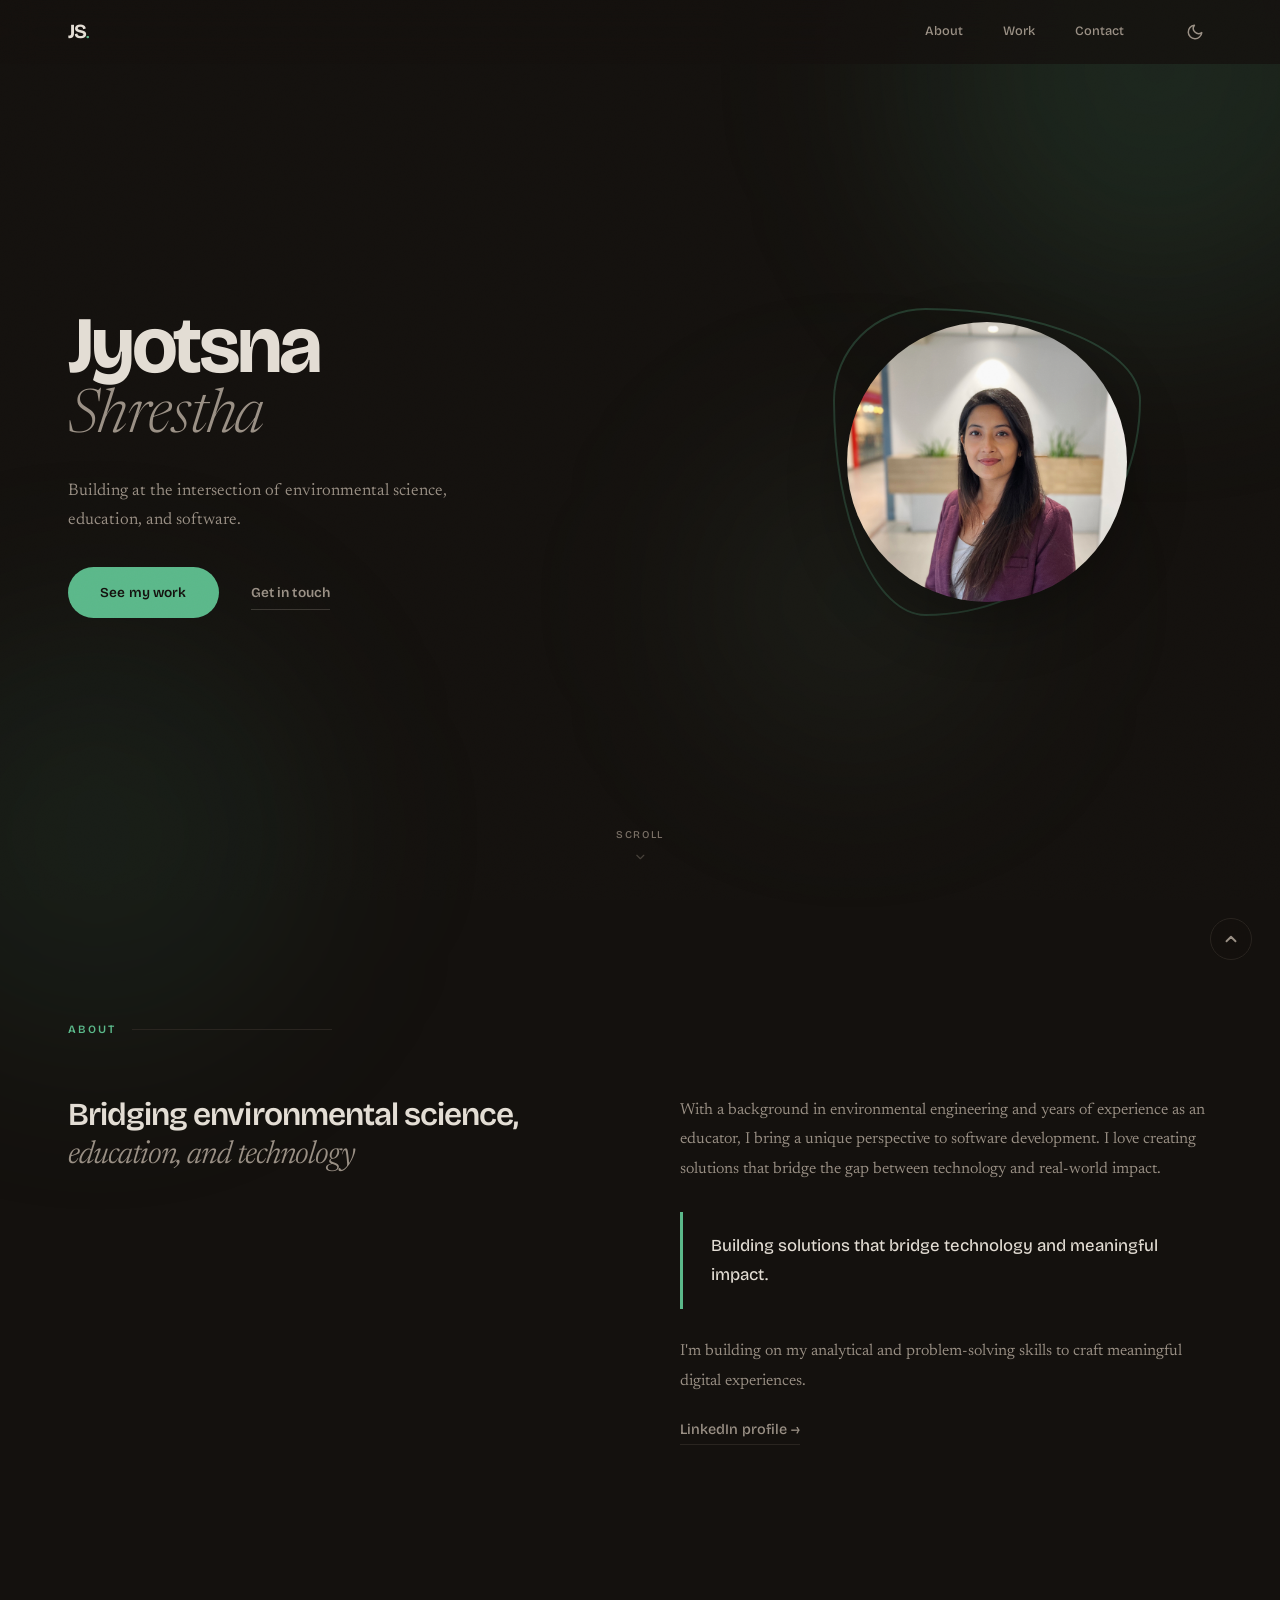
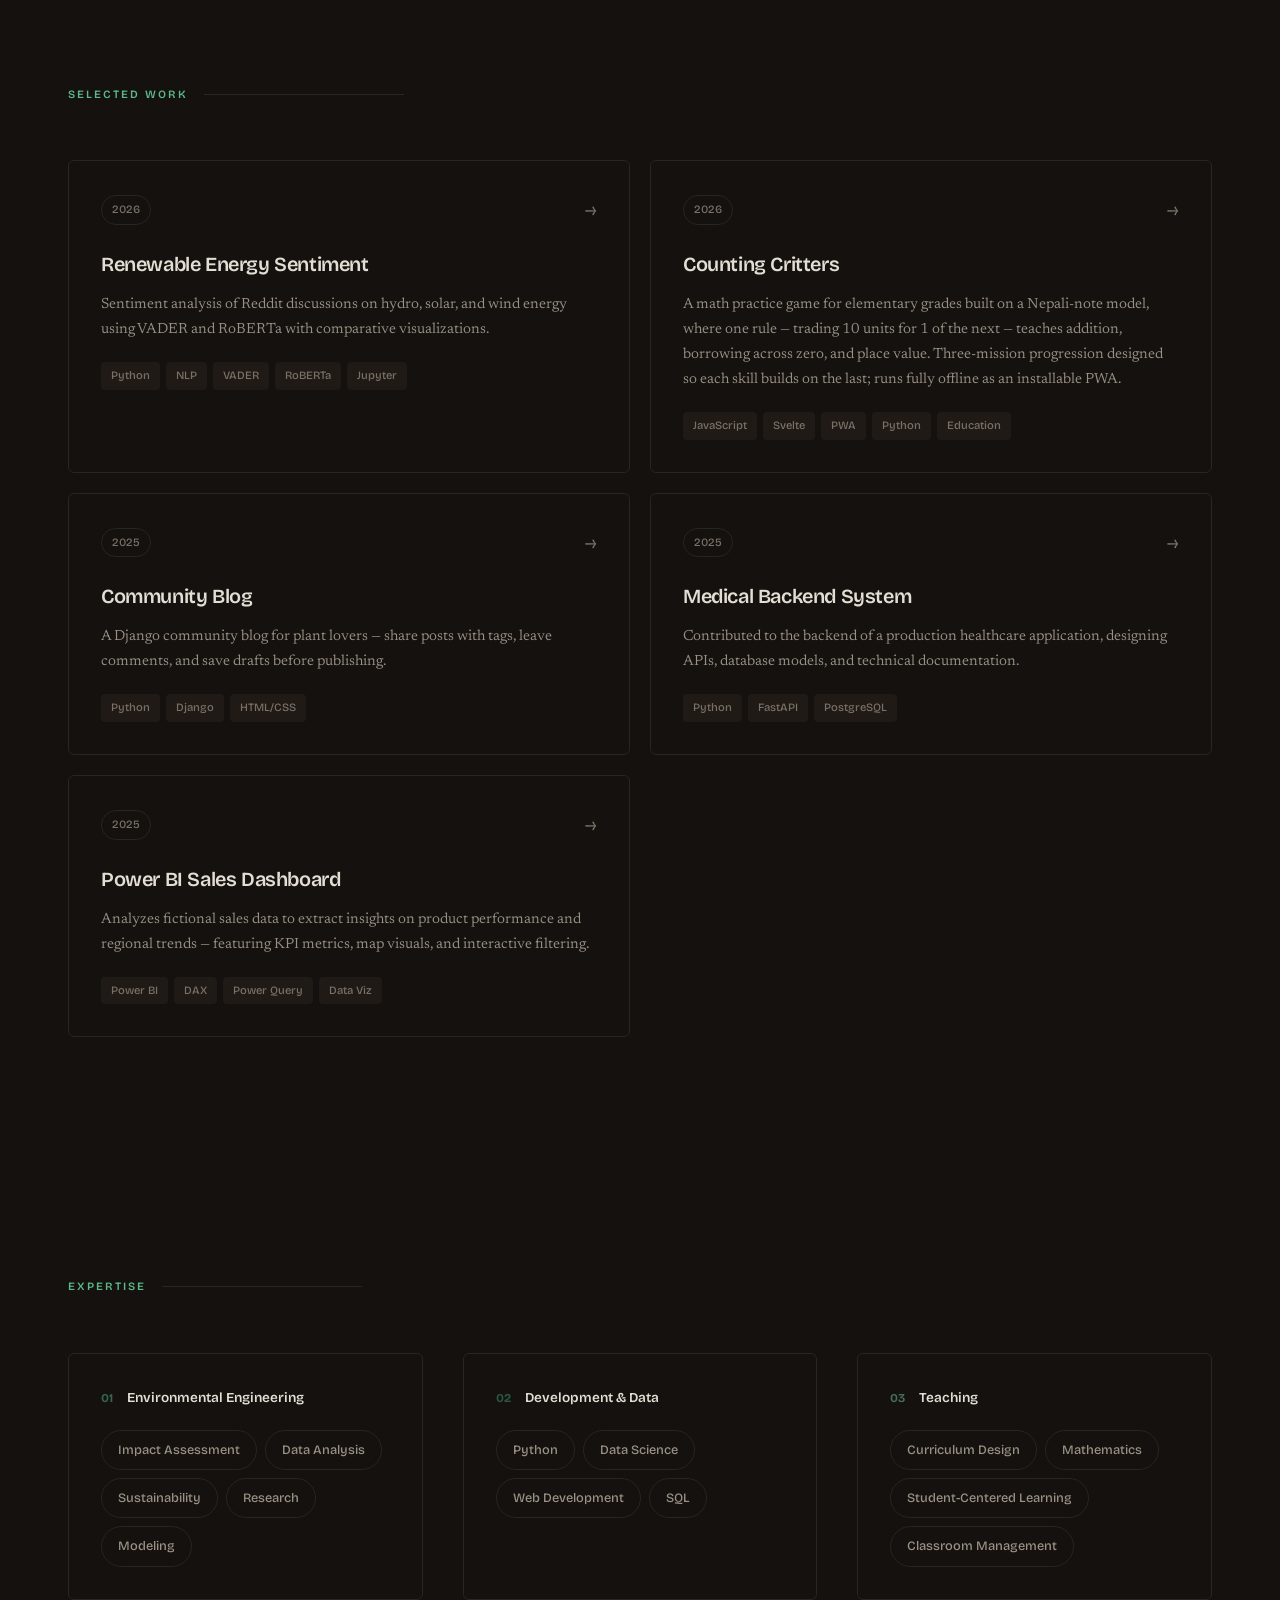
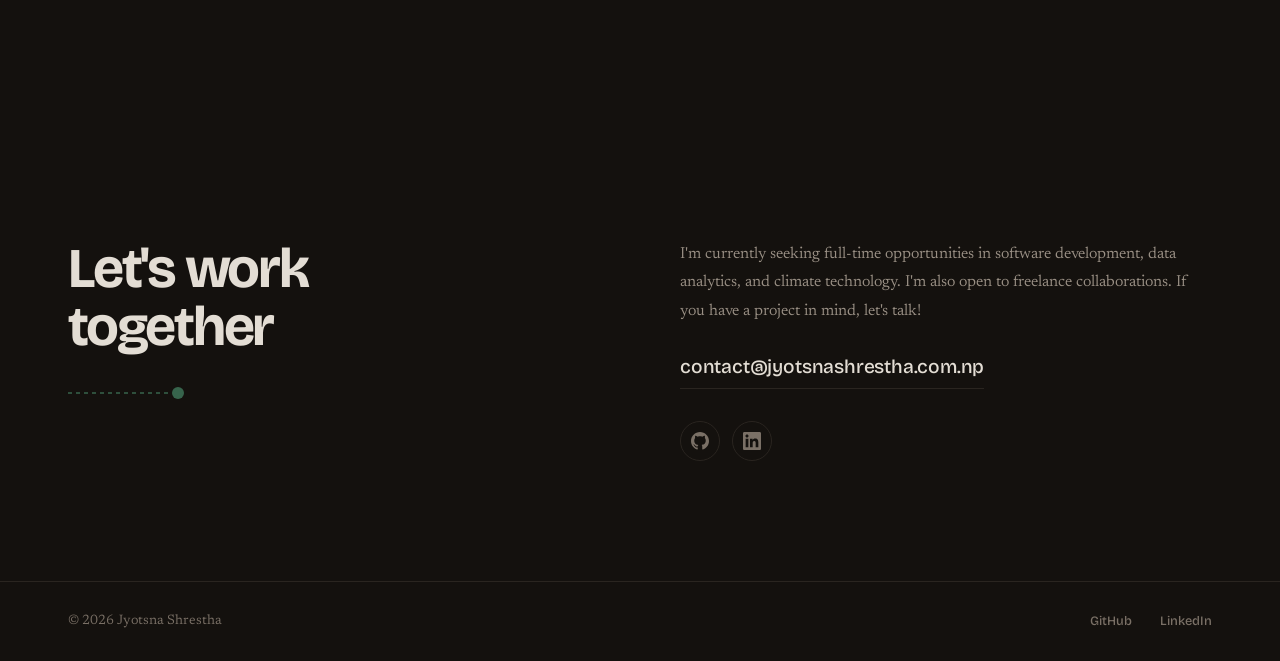
<file: index.html>
<!DOCTYPE html>
<html lang="en" data-theme="dark">

<head>
  <meta charset="UTF-8">
  <meta name="viewport" content="width=device-width, initial-scale=1.0">
  <meta name="description" content="Jyotsna Shrestha — Environmental Engineer, Educator, and Developer.">
  <meta name="theme-color" content="#14110e" media="(prefers-color-scheme: dark)">
  <meta name="theme-color" content="#f6f0ea" media="(prefers-color-scheme: light)">
  <meta name="apple-mobile-web-app-capable" content="yes">
  <meta name="apple-mobile-web-app-status-bar-style" content="black-translucent">
  <link rel="manifest" href="/manifest.json">
  <link rel="icon" type="image/svg+xml" href="/icons/icon.svg">
  <link rel="apple-touch-icon" href="/icons/apple-touch-icon.png">
  <title>Jyotsna Shrestha</title>
  <link rel="preconnect" href="https://fonts.googleapis.com">
  <link rel="preconnect" href="https://fonts.gstatic.com" crossorigin>
  <link
    href="https://fonts.googleapis.com/css2?family=Bricolage+Grotesque:opsz,wght@12..96,200..800&family=Newsreader:opsz,wght@6..72,200..800&display=swap"
    rel="stylesheet">
  <link rel="stylesheet" href="/css/styles.css?v=24">
</head>

<body>

  <div class="grain" aria-hidden="true"></div>
  <div class="blob blob--1" aria-hidden="true"></div>
  <div class="blob blob--2" aria-hidden="true"></div>
  <div class="blob blob--3" aria-hidden="true"></div>

  <header class="header" id="header">
    <nav class="nav container">
      <a href="#" class="nav__logo">
        <span class="nav__logo-text">JS</span>
        <span class="nav__logo-accent">.</span>
      </a>
      <div class="nav__menu" id="nav-menu">
        <ul class="nav__list">
          <li><a href="#about" class="nav__link">About</a></li>
          <li><a href="#work" class="nav__link">Work</a></li>
          <li><a href="#contact" class="nav__link">Contact</a></li>
        </ul>
        <div class="nav__actions">
          <button class="theme-toggle" id="theme-toggle" aria-label="Toggle theme">
            <svg class="theme-toggle__icon theme-toggle__icon--sun" width="18" height="18" viewBox="0 0 24 24"
              fill="none" stroke="currentColor" stroke-width="2" stroke-linecap="round" stroke-linejoin="round">
              <circle cx="12" cy="12" r="5" />
              <line x1="12" y1="1" x2="12" y2="3" />
              <line x1="12" y1="21" x2="12" y2="23" />
              <line x1="4.22" y1="4.22" x2="5.64" y2="5.64" />
              <line x1="18.36" y1="18.36" x2="19.78" y2="19.78" />
              <line x1="1" y1="12" x2="3" y2="12" />
              <line x1="21" y1="12" x2="23" y2="12" />
              <line x1="4.22" y1="19.78" x2="5.64" y2="18.36" />
              <line x1="18.36" y1="5.64" x2="19.78" y2="4.22" />
            </svg>
            <svg class="theme-toggle__icon theme-toggle__icon--moon" width="18" height="18" viewBox="0 0 24 24"
              fill="none" stroke="currentColor" stroke-width="2" stroke-linecap="round" stroke-linejoin="round">
              <path d="M21 12.79A9 9 0 1 1 11.21 3 7 7 0 0 0 21 12.79z" />
            </svg>
          </button>
          <button class="nav__close" id="nav-close" aria-label="Close menu">
            <svg width="22" height="22" viewBox="0 0 24 24" fill="none" stroke="currentColor" stroke-width="2"
              stroke-linecap="round" stroke-linejoin="round">
              <line x1="18" y1="6" x2="6" y2="18" />
              <line x1="6" y1="6" x2="18" y2="18" />
            </svg>
          </button>
        </div>
      </div>
      <button class="nav__toggle" id="nav-toggle" aria-label="Open menu">
        <svg width="22" height="22" viewBox="0 0 24 24" fill="none" stroke="currentColor" stroke-width="2"
          stroke-linecap="round" stroke-linejoin="round">
          <line x1="3" y1="12" x2="21" y2="12" />
          <line x1="3" y1="6" x2="21" y2="6" />
          <line x1="3" y1="18" x2="21" y2="18" />
        </svg>
      </button>
    </nav>
  </header>

  <main>
    <section class="hero" id="home">
      <div class="container hero__container">
        <div class="hero__content">
          <h1 class="hero__title">
            <span class="hero__first-name">Jyotsna</span>
            <span class="hero__last-name">Shrestha</span>
          </h1>
          <p class="hero__tagline">
            Building at the intersection of environmental science,<br>
            education, and software.
          </p>
          <div class="hero__actions">
            <a href="#work" class="btn btn--primary">See my work</a>
            <a href="#contact" class="btn btn--outline">Get in touch</a>
          </div>
        </div>
        <div class="hero__photo-group">
          <div class="hero__photo-frame">
            <div class="hero__photo-ring" aria-hidden="true"></div>
            <div class="hero__photo-wrapper">
              <img src="/images/photo.jpg" alt="Jyotsna Shrestha" class="hero__photo" loading="eager">
            </div>
          </div>
        </div>
      </div>
      <div class="hero__scroll" aria-hidden="true">
        <span>Scroll</span>
        <svg width="14" height="14" viewBox="0 0 24 24" fill="none" stroke="currentColor" stroke-width="2"
          stroke-linecap="round" stroke-linejoin="round">
          <polyline points="6 9 12 15 18 9" />
        </svg>
      </div>
    </section>

    <section class="about section" id="about">
      <div class="container">
        <div class="section__top">
          <span class="section__label">About</span>
          <span class="section__line" aria-hidden="true"></span>
        </div>
        <div class="about__grid">
          <div class="about__left">
            <h2 class="about__title">
              Bridging environmental science,<br>
              <span class="about__highlight">education, and technology</span>
            </h2>
          </div>
          <div class="about__right">
            <p class="about__text">
              With a background in environmental engineering and years of experience as an educator,
              I bring a unique perspective to software development. I love creating solutions that
              bridge the gap between technology and real-world impact.
            </p>
            <blockquote class="about__quote">
              <svg class="about__quote-mark" width="32" height="32" viewBox="0 0 24 24" fill="currentColor"
                aria-hidden="true">
                <path
                  d="M14.017 21v-7.391c0-5.704 3.731-9.57 8.983-10.609l.995 2.151c-2.432.917-3.995 3.638-3.995 5.849h4v10H14.017zM0 21v-7.391c0-5.704 3.731-9.57 8.983-10.609l.995 2.151C7.546 6.068 5.983 8.789 5.983 11H10v10H0z" />
              </svg>
              Building solutions that bridge technology and meaningful impact.
            </blockquote>
            <p class="about__text">
              I'm building on my analytical and problem-solving skills to craft meaningful digital experiences.
            </p>
            <a href="https://np.linkedin.com/in/jyotsna-shrestha" target="_blank" rel="noopener noreferrer"
              class="about__link">LinkedIn profile &rarr;</a>
          </div>
        </div>
      </div>
    </section>

    <section class="work section" id="work">
      <div class="container">
        <div class="section__top">
          <span class="section__label">Selected Work</span>
          <span class="section__line" aria-hidden="true"></span>
        </div>
        <div class="work__grid">
          <article class="work-card">
            <a href="https://github.com/Jyotsna-Shrestha/sentiment-analysis-renewable-energy" target="_blank"
              rel="noopener noreferrer" class="work-card__link">
              <div class="work-card__top">
                <span class="work-card__year">2026</span>
                <span class="work-card__arrow" aria-hidden="true">→</span>
              </div>
              <h3 class="work-card__title">Renewable Energy Sentiment</h3>
              <p class="work-card__desc">Sentiment analysis of Reddit discussions on hydro, solar, and wind energy using
                VADER and RoBERTa with comparative visualizations.</p>
              <div class="work-card__tags">
                <span>Python</span>
                <span>NLP</span>
                <span>VADER</span>
                <span>RoBERTa</span>
                <span>Jupyter</span>
              </div>
            </a>
          </article>
          <article class="work-card work-card--alt">
            <a href="https://www.youtube.com/watch?v=sq47rrRw8dE" target="_blank" rel="noopener noreferrer"
              class="work-card__link">
              <div class="work-card__top">
                <span class="work-card__year">2026</span>
                <span class="work-card__arrow" aria-hidden="true">→</span>
              </div>
              <h3 class="work-card__title">Counting Critters</h3>
              <p class="work-card__desc">A math practice game for elementary grades built on a Nepali-note model,
                where one rule — trading 10 units for 1 of the next — teaches addition, borrowing across zero, and
                place value. Three-mission progression designed so each skill builds on the last; runs fully offline as
                an installable PWA.</p>
              <div class="work-card__tags">
                <span>JavaScript</span>
                <span>Svelte</span>
                <span>PWA</span>
                <span>Python</span>
                <span>Education</span>
              </div>
            </a>
          </article>
          <article class="work-card">
            <a href="https://github.com/Jyotsna-Shrestha/Community-Blog" target="_blank" rel="noopener noreferrer"
              class="work-card__link">
              <div class="work-card__top">
                <span class="work-card__year">2025</span>
                <span class="work-card__arrow" aria-hidden="true">→</span>
              </div>
              <h3 class="work-card__title">Community Blog</h3>
              <p class="work-card__desc">A Django community blog for plant lovers — share posts with tags, leave
                comments, and save drafts before publishing.</p>
              <div class="work-card__tags">
                <span>Python</span>
                <span>Django</span>
                <span>HTML/CSS</span>
              </div>
            </a>
          </article>
          <article class="work-card work-card--alt">
            <div class="work-card__link">
              <div class="work-card__top">
                <span class="work-card__year">2025</span>
                <span class="work-card__arrow" aria-hidden="true">→</span>
              </div>
              <h3 class="work-card__title">Medical Backend System</h3>
              <p class="work-card__desc">Contributed to the backend of a production healthcare application, designing
                APIs, database models, and technical documentation.</p>
              <div class="work-card__tags">
                <span>Python</span>
                <span>FastAPI</span>
                <span>PostgreSQL</span>
              </div>
            </div>
          </article>
          <article class="work-card">
            <a href="https://github.com/Jyotsna-Shrestha/Power-BI-Project" target="_blank" rel="noopener noreferrer"
              class="work-card__link">
              <div class="work-card__top">
                <span class="work-card__year">2025</span>
                <span class="work-card__arrow" aria-hidden="true">→</span>
              </div>
              <h3 class="work-card__title">Power BI Sales Dashboard</h3>
              <p class="work-card__desc">Analyzes fictional sales data to extract insights on product performance and
                regional trends — featuring KPI metrics, map visuals, and interactive filtering.</p>
              <div class="work-card__tags">
                <span>Power BI</span>
                <span>DAX</span>
                <span>Power Query</span>
                <span>Data Viz</span>
              </div>
            </a>
          </article>
        </div>
      </div>
    </section>

    <section class="skills section" id="skills">
      <div class="container">
        <div class="section__top">
          <span class="section__label">Expertise</span>
          <span class="section__line" aria-hidden="true"></span>
        </div>
        <div class="skills__content">
          <div class="skills__group">
            <div class="skills__group-top">
              <span class="skills__group-icon" aria-hidden="true">01</span>
              <h3 class="skills__group-title">Environmental Engineering</h3>
            </div>
            <div class="skills__tags">
              <span class="skill-tag">Impact Assessment</span>
              <span class="skill-tag">Data Analysis</span>
              <span class="skill-tag">Sustainability</span>
              <span class="skill-tag">Research</span>
              <span class="skill-tag">Modeling</span>
            </div>
          </div>
          <div class="skills__group">
            <div class="skills__group-top">
              <span class="skills__group-icon" aria-hidden="true">02</span>
              <h3 class="skills__group-title">Development &amp; Data</h3>
            </div>
            <div class="skills__tags">
              <span class="skill-tag">Python</span>
              <span class="skill-tag">Data Science</span>
              <span class="skill-tag">Web Development</span>
              <span class="skill-tag">SQL</span>
            </div>
          </div>
          <div class="skills__group">
            <div class="skills__group-top">
              <span class="skills__group-icon" aria-hidden="true">03</span>
              <h3 class="skills__group-title">Teaching</h3>
            </div>
            <div class="skills__tags">
              <span class="skill-tag">Curriculum Design</span>
              <span class="skill-tag">Mathematics</span>
              <span class="skill-tag">Student-Centered Learning</span>
              <span class="skill-tag">Classroom Management</span>
            </div>
          </div>
        </div>
      </div>
    </section>

    <section class="contact section" id="contact">
      <div class="container contact__container">
        <div class="contact__left">
          <h2 class="contact__title">Let's work<br>together</h2>
          <div class="contact__decor" aria-hidden="true">
            <svg width="120" height="12" viewBox="0 0 120 12" fill="none">
              <line x1="0" y1="6" x2="100" y2="6" stroke="currentColor" stroke-width="1.5" stroke-dasharray="4 4" />
              <circle cx="110" cy="6" r="6" fill="currentColor" />
            </svg>
          </div>
        </div>
        <div class="contact__right">
          <p class="contact__text">I'm currently seeking full-time opportunities in software development, data analytics,
            and climate technology. I'm also open to freelance collaborations. If you have a project in mind, let's talk!</p>
          <a href="mailto:contact@jyotsnashrestha.com.np" class="contact__email">contact@jyotsnashrestha.com.np</a>
          <div class="contact__socials">
            <a href="https://github.com/Jyotsna-Shrestha" target="_blank" rel="noopener noreferrer" aria-label="GitHub">
              <svg width="18" height="18" viewBox="0 0 24 24" fill="currentColor">
                <path
                  d="M12 0c-6.626 0-12 5.373-12 12 0 5.302 3.438 9.8 8.207 11.387.599.111.793-.261.793-.577v-2.234c-3.338.726-4.033-1.416-4.033-1.416-.546-1.387-1.333-1.756-1.333-1.756-1.089-.745.083-.729.083-.729 1.205.084 1.839 1.237 1.839 1.237 1.07 1.834 2.807 1.304 3.492.997.107-.775.418-1.305.762-1.604-2.665-.305-5.467-1.334-5.467-5.931 0-1.311.469-2.381 1.236-3.221-.124-.303-.535-1.524.117-3.176 0 0 1.008-.322 3.301 1.23.957-.266 1.983-.399 3.003-.404 1.02.005 2.047.138 3.006.404 2.291-1.552 3.297-1.23 3.297-1.23.653 1.653.242 2.874.118 3.176.77.84 1.235 1.911 1.235 3.221 0 4.609-2.807 5.624-5.479 5.921.43.372.823 1.102.823 2.222v3.293c0 .319.192.694.801.576 4.765-1.589 8.199-6.086 8.199-11.386 0-6.627-5.373-12-12-12z" />
              </svg>
            </a>
            <a href="https://np.linkedin.com/in/jyotsna-shrestha" target="_blank" rel="noopener noreferrer"
              aria-label="LinkedIn">
              <svg width="18" height="18" viewBox="0 0 24 24" fill="currentColor">
                <path
                  d="M20.447 20.452h-3.554v-5.569c0-1.328-.027-3.037-1.852-3.037-1.853 0-2.136 1.445-2.136 2.939v5.667H9.351V9h3.414v1.561h.046c.477-.9 1.637-1.85 3.37-1.85 3.601 0 4.267 2.37 4.267 5.455v6.286zM5.337 7.433c-1.144 0-2.063-.926-2.063-2.065 0-1.138.92-2.063 2.063-2.063 1.14 0 2.064.925 2.064 2.063 0 1.139-.925 2.065-2.064 2.065zm1.782 13.019H3.555V9h3.564v11.452zM22.225 0H1.771C.792 0 0 .774 0 1.729v20.542C0 23.227.792 24 1.771 24h20.451C23.2 24 24 23.227 24 22.271V1.729C24 .774 23.2 0 22.222 0h.003z" />
              </svg>
            </a>
          </div>
        </div>
      </div>
    </section>
  </main>

  <footer class="footer">
    <div class="container footer__content">
      <p class="footer__copy">&copy; 2026 Jyotsna Shrestha</p>
      <div class="footer__links">
        <a href="https://github.com/Jyotsna-Shrestha" target="_blank" rel="noopener noreferrer">GitHub</a>
        <a href="https://np.linkedin.com/in/jyotsna-shrestha" target="_blank" rel="noopener noreferrer">LinkedIn</a>
      </div>
    </div>
  </footer>

  <a href="#home" class="scroll-up" id="scroll-up" aria-label="Scroll to top">
    <svg width="18" height="18" viewBox="0 0 24 24" fill="none" stroke="currentColor" stroke-width="2.5"
      stroke-linecap="round" stroke-linejoin="round">
      <polyline points="18 15 12 9 6 15" />
    </svg>
  </a>

  <script src="/js/main.js?v=2"></script>
</body>

</html>
</file>
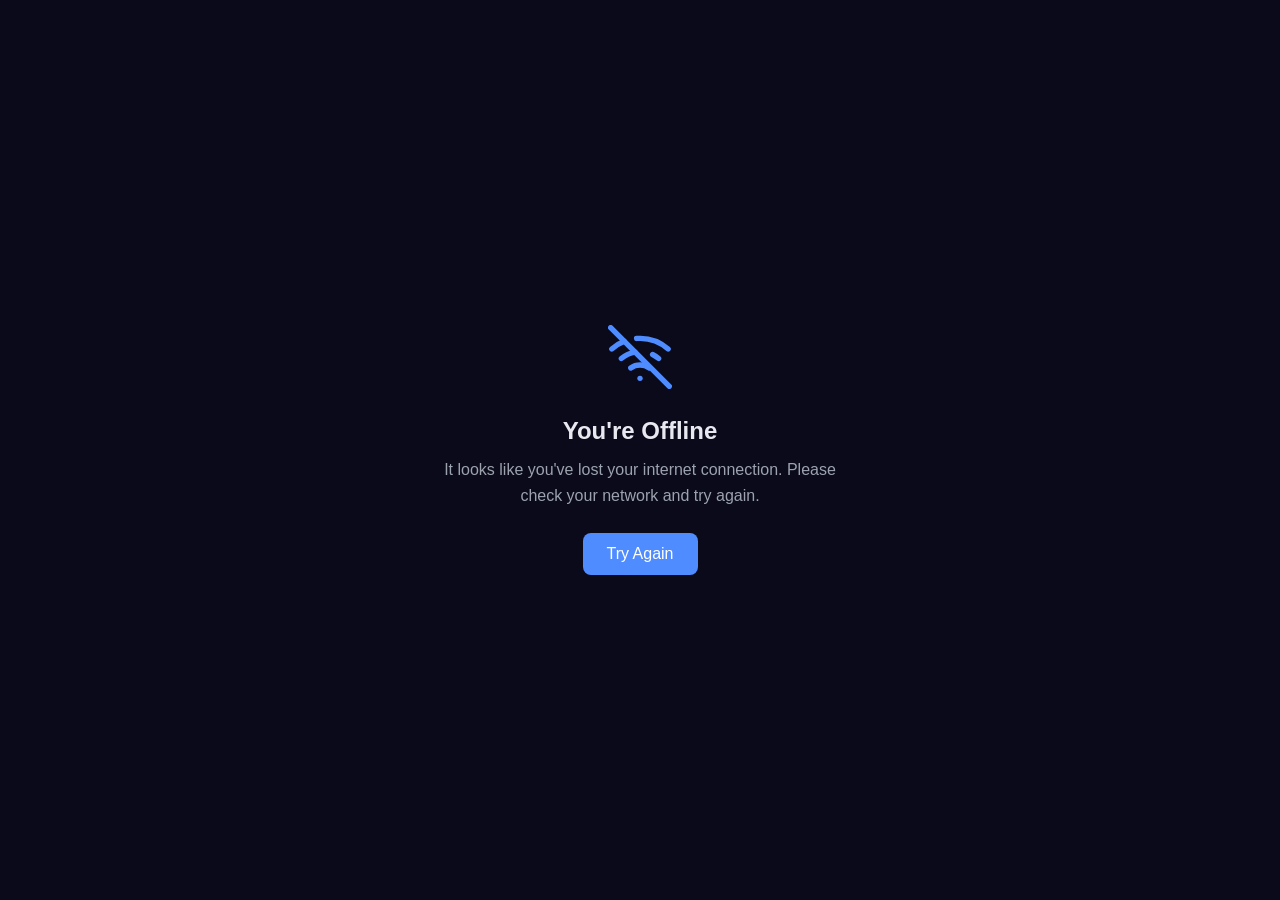
<file: offline.html>
<!DOCTYPE html>
<html lang="en">

<head>
  <meta charset="UTF-8">
  <meta name="viewport" content="width=device-width, initial-scale=1.0">
  <title>Offline - Portfolio</title>
  <style>
    * {
      margin: 0;
      padding: 0;
      box-sizing: border-box;
    }

    body {
      font-family: -apple-system, BlinkMacSystemFont, 'Segoe UI', sans-serif;
      display: flex;
      align-items: center;
      justify-content: center;
      min-height: 100vh;
      background: #0a0a1a;
      color: #e8e8f0;
      text-align: center;
      padding: 24px;
    }

    .container {
      max-width: 400px;
    }

    svg {
      width: 64px;
      height: 64px;
      color: #4f8cff;
      margin-bottom: 24px;
    }

    h1 {
      font-size: 1.5rem;
      margin-bottom: 12px;
    }

    p {
      color: #9ca3af;
      line-height: 1.6;
      margin-bottom: 24px;
    }

    .btn {
      display: inline-block;
      padding: 12px 24px;
      background: #4f8cff;
      color: white;
      border-radius: 8px;
      text-decoration: none;
      font-weight: 500;
      transition: background 0.2s;
    }

    .btn:hover {
      background: #3b7bef;
    }
  </style>
</head>

<body>
  <div class="container">
    <svg viewBox="0 0 24 24" fill="none" stroke="currentColor" stroke-width="2" stroke-linecap="round"
      stroke-linejoin="round">
      <line x1="1" y1="1" x2="23" y2="23" />
      <path d="M16.72 11.06A10.94 10.94 0 0 1 19 12.55" />
      <path d="M5 12.55a10.94 10.94 0 0 1 5.17-2.39" />
      <path d="M10.71 5.05A16 16 0 0 1 22.56 9" />
      <path d="M1.42 9a15.91 15.91 0 0 1 4.7-2.88" />
      <path d="M8.53 16.11a6 6 0 0 1 6.95 0" />
      <line x1="12" y1="20" x2="12.01" y2="20" />
    </svg>
    <h1>You're Offline</h1>
    <p>It looks like you've lost your internet connection. Please check your network and try again.</p>
    <a href="/" class="btn">Try Again</a>
  </div>
</body>

</html>
</file>
<file: css/styles.css>
:root {
  --white: #ffffff;
  --black: #000000;

  --bg: #14110e;
  --bg-alt: #1f1a16;
  --bg-card: #1c1814;
  --text: #e3ddd4;
  --text-secondary: #9a9085;
  --text-tertiary: #7a7066;
  --border: #2a2520;
  --accent: #5bb88a;
  --accent-secondary: #4a9a7a;
  --accent-tertiary: #7ac8a0;
  --blob-1: rgba(91, 184, 138, 0.12);
  --blob-2: rgba(74, 154, 122, 0.1);
  --blob-3: rgba(122, 200, 160, 0.07);

  --radius: 6px;
  --radius-pill: 100px;
  --transition: 0.35s cubic-bezier(0.22, 1, 0.36, 1);
  --max-width: 1200px;
  --header-height: 64px;
  --font-display: 'Bricolage Grotesque', sans-serif;
  --font-body: 'Newsreader', Georgia, serif;
  --header-bg: rgba(20, 17, 14, 0.8);
}

[data-theme="light"] {
  --bg: #f6f0ea;
  --bg-alt: #ede4da;
  --bg-card: #faf6f2;
  --text: #1c1814;
  --text-secondary: #7a7066;
  --text-tertiary: #a0968a;
  --border: #ddd5cc;
  --accent: #3a9d6e;
  --accent-secondary: #2d7d58;
  --accent-tertiary: #5db88a;
  --blob-1: rgba(58, 157, 110, 0.1);
  --blob-2: rgba(45, 125, 88, 0.08);
  --blob-3: rgba(93, 184, 138, 0.06);
  --header-bg: rgba(246, 240, 234, 0.85);
}

*,
*::before,
*::after {
  margin: 0;
  padding: 0;
  box-sizing: border-box;
}

html {
  scroll-behavior: smooth;
  scroll-padding-top: var(--header-height);
}

body {
  font-family: var(--font-body);
  font-size: 1.0625rem;
  font-weight: 380;
  line-height: 1.75;
  color: var(--text);
  background: var(--bg);
  transition: background var(--transition), color var(--transition);
  -webkit-font-smoothing: antialiased;
  -moz-osx-font-smoothing: grayscale;
}

::selection {
  background: var(--accent);
  color: var(--bg);
}

::-moz-selection {
  background: var(--accent);
  color: var(--bg);
}

a {
  text-decoration: none;
  color: inherit;
}

ul {
  list-style: none;
}

img {
  display: block;
  max-width: 100%;
}

.container {
  max-width: var(--max-width);
  margin: 0 auto;
  padding: 0 28px;
}

.section {
  padding: 120px 0;
}

.section__top {
  display: flex;
  align-items: center;
  gap: 16px;
  margin-bottom: 56px;
}

.section__label {
  font-family: var(--font-display);
  font-size: 0.7rem;
  font-weight: 600;
  letter-spacing: 0.18em;
  text-transform: uppercase;
  color: var(--accent);
  white-space: nowrap;
}

.section__line {
  flex: 1;
  height: 1px;
  background: var(--border);
  max-width: 200px;
}

.grain {
  position: fixed;
  inset: 0;
  pointer-events: none;
  z-index: 10000;
  opacity: 0.03;
  mix-blend-mode: overlay;
  background-image: url("data:image/svg+xml,%3Csvg viewBox='0 0 200 200' xmlns='http://www.w3.org/2000/svg'%3E%3Cfilter id='n'%3E%3CfeTurbulence type='fractalNoise' baseFrequency='0.7' numOctaves='4' stitchTiles='stitch'/%3E%3C/filter%3E%3Crect width='100%25' height='100%25' filter='url(%23n)'/%3E%3C/svg%3E");
  background-size: 200px 200px;
  background-repeat: repeat;
}

.blob {
  position: fixed;
  border-radius: 50%;
  pointer-events: none;
  z-index: -1;
  filter: blur(100px);
}

.blob--1 {
  width: 500px;
  height: 500px;
  top: -20%;
  right: -10%;
  background: var(--blob-1);
  animation: blob-1 25s ease-in-out infinite alternate;
}

.blob--2 {
  width: 400px;
  height: 400px;
  bottom: -15%;
  left: -8%;
  background: var(--blob-2);
  animation: blob-2 20s ease-in-out infinite alternate;
}

.blob--3 {
  width: 300px;
  height: 300px;
  top: 50%;
  left: 55%;
  background: var(--blob-3);
  animation: blob-3 18s ease-in-out infinite alternate;
}

@keyframes blob-1 {
  0% {
    transform: translate(0, 0) scale(1);
  }

  100% {
    transform: translate(60px, -40px) scale(1.08);
  }
}

@keyframes blob-2 {
  0% {
    transform: translate(0, 0) scale(1);
  }

  100% {
    transform: translate(-50px, 50px) scale(1.12);
  }
}

@keyframes blob-3 {
  0% {
    transform: translate(0, 0) scale(1);
  }

  100% {
    transform: translate(40px, 30px) scale(1.05);
  }
}

.header {
  position: fixed;
  top: 0;
  left: 0;
  width: 100%;
  height: var(--header-height);
  z-index: 100;
  background: var(--header-bg);
  backdrop-filter: blur(16px);
  -webkit-backdrop-filter: blur(16px);
  border-bottom: 1px solid transparent;
  transition: border-color var(--transition), background var(--transition);
}

.header.scrolled {
  border-bottom-color: var(--border);
}

.nav {
  display: flex;
  align-items: center;
  justify-content: space-between;
  height: 100%;
}

.nav__logo {
  display: flex;
  align-items: baseline;
  font-family: var(--font-display);
  font-size: 1.25rem;
  font-weight: 700;
  letter-spacing: -0.04em;
  color: var(--text);
}

.nav__logo-accent {
  color: var(--accent);
  font-weight: 400;
}

.nav__menu {
  display: flex;
  align-items: center;
  gap: 36px;
}

.nav__list {
  display: flex;
  gap: 4px;
}

.nav__link {
  font-family: var(--font-display);
  font-size: 0.8rem;
  font-weight: 500;
  color: var(--text-secondary);
  padding: 8px 18px;
  border-radius: var(--radius-pill);
  transition: all var(--transition);
  position: relative;
}

.nav__link::after {
  content: '';
  position: absolute;
  bottom: 2px;
  left: 18px;
  right: 18px;
  height: 1.5px;
  background: var(--accent);
  transform: scaleX(0);
  transform-origin: right;
  transition: transform 0.3s ease;
}

.nav__link:hover {
  color: var(--text);
}

.nav__link:hover::after {
  transform: scaleX(1);
  transform-origin: left;
}

.nav__link.active-link {
  color: var(--text);
}

.nav__link.active-link::after {
  transform: scaleX(1);
}

.nav__actions {
  display: flex;
  align-items: center;
  gap: 2px;
}

.theme-toggle {
  background: none;
  border: none;
  cursor: pointer;
  color: var(--text-secondary);
  padding: 8px;
  border-radius: var(--radius-pill);
  transition: all var(--transition);
  display: flex;
  align-items: center;
}

.theme-toggle:hover {
  color: var(--text);
  background: var(--bg-alt);
}

.theme-toggle__icon--sun {
  display: none;
}

.theme-toggle__icon--moon {
  display: block;
}

[data-theme="light"] .theme-toggle__icon--sun {
  display: block;
}

[data-theme="light"] .theme-toggle__icon--moon {
  display: none;
}

.nav__toggle,
.nav__close {
  display: none;
  background: none;
  border: none;
  cursor: pointer;
  color: var(--text);
  padding: 8px;
}

.btn {
  display: inline-flex;
  align-items: center;
  justify-content: center;
  gap: 10px;
  padding: 14px 32px;
  font-family: var(--font-display);
  font-size: 0.85rem;
  font-weight: 600;
  cursor: pointer;
  transition: all var(--transition);
  border: none;
  border-radius: var(--radius-pill);
  letter-spacing: 0.01em;
}

.btn--primary {
  background: var(--accent);
  color: var(--bg);
}

.btn--primary:hover {
  transform: translateY(-3px);
  box-shadow: 0 12px 32px rgba(91, 184, 138, 0.2);
}

[data-theme="light"] .btn--primary {
  color: var(--white);
}

[data-theme="light"] .btn--primary:hover {
  box-shadow: 0 12px 32px rgba(58, 157, 110, 0.25);
}

.btn--outline {
  background: transparent;
  color: var(--text-secondary);
  padding: 14px 0;
  position: relative;
}

.btn--outline::after {
  content: '';
  position: absolute;
  bottom: 8px;
  left: 0;
  right: 0;
  height: 1.5px;
  background: currentColor;
  opacity: 0.3;
  transition: opacity var(--transition);
}

.btn--outline:hover {
  color: var(--text);
}

.btn--outline:hover::after {
  opacity: 0.8;
}

.hero {
  min-height: 100vh;
  display: flex;
  align-items: center;
  padding-top: var(--header-height);
  position: relative;
  overflow: hidden;
}

.hero__container {
  display: grid;
  grid-template-columns: 1.2fr 0.8fr;
  gap: 20px;
  align-items: center;
  align-items: center;
  width: 100%;
  padding-top: 40px;
  padding-bottom: 80px;
}

.hero__content {
  display: flex;
  flex-direction: column;
  gap: 20px;
}

.hero__title {
  display: flex;
  flex-direction: column;
  gap: 0;
}

.hero__first-name {
  font-family: var(--font-display);
  font-size: clamp(2.8rem, 7vw, 5rem);
  font-weight: 700;
  letter-spacing: -0.04em;
  line-height: 1.0;
  color: var(--text);
}

.hero__last-name {
  font-family: var(--font-body);
  font-size: clamp(2.2rem, 5vw, 3.8rem);
  font-weight: 300;
  letter-spacing: -0.02em;
  line-height: 1.05;
  color: var(--text-secondary);
  font-style: italic;
}

.hero__tagline {
  font-size: 1.05rem;
  color: var(--text-secondary);
  line-height: 1.7;
  max-width: 480px;
  margin-top: 8px;
}

.hero__actions {
  display: flex;
  align-items: center;
  gap: 32px;
  margin-top: 12px;
}

.hero__photo-group {
  position: relative;
  display: flex;
  align-items: center;
  justify-content: center;
}

.hero__photo-frame {
  position: relative;
  width: fit-content;
  height: fit-content;
  line-height: 0;
}

.hero__photo-ring {
  position: absolute;
  inset: -14px;
  border: 2px solid var(--accent);
  border-radius: 30% 70% 70% 30% / 30% 30% 70% 70%;
  opacity: 0.25;
  animation: ring-morph 14s ease-in-out infinite alternate;
  pointer-events: none;
}

@keyframes ring-morph {
  0% {
    border-radius: 30% 70% 70% 30% / 30% 30% 70% 70%;
    transform: rotate(0deg) scale(1);
  }

  33% {
    border-radius: 58% 42% 75% 25% / 76% 46% 54% 24%;
  }

  66% {
    border-radius: 43% 57% 27% 73% / 48% 65% 35% 52%;
  }

  100% {
    border-radius: 70% 30% 42% 58% / 32% 68% 32% 68%;
    transform: rotate(10deg) scale(1.02);
  }
}

.hero__photo-wrapper {
  width: 280px;
  height: 280px;
  border-radius: 50%;
  overflow: hidden;
  position: relative;
  z-index: 1;
  box-shadow: 0 20px 60px rgba(0, 0, 0, 0.3);
  transition: box-shadow var(--transition);
}

[data-theme="light"] .hero__photo-wrapper {
  box-shadow: 0 20px 60px rgba(0, 0, 0, 0.08);
}

.hero__photo {
  width: 100%;
  height: 100%;
  object-fit: cover;
}

.hero__scroll {
  position: absolute;
  bottom: 36px;
  left: 50%;
  transform: translateX(-50%);
  display: flex;
  flex-direction: column;
  align-items: center;
  gap: 6px;
  color: var(--text-tertiary);
  font-family: var(--font-display);
  font-size: 0.65rem;
  font-weight: 500;
  letter-spacing: 0.15em;
  text-transform: uppercase;
  animation: scroll-bounce 2.5s ease-in-out infinite;
}

.hero__scroll svg {
  opacity: 0.5;
}

@keyframes scroll-bounce {

  0%,
  100% {
    transform: translateX(-50%) translateY(0);
  }

  50% {
    transform: translateX(-50%) translateY(8px);
  }
}

.hero__scroll span {
  transition: opacity var(--transition);
}

.hero__scroll:hover span {
  opacity: 0.5;
}

.work__grid {
  display: grid;
  grid-template-columns: 1fr 1fr;
  gap: 20px;
}

.work-card {
  border: 1px solid var(--border);
  border-radius: var(--radius);
  overflow: hidden;
  transition: transform var(--transition), border-color var(--transition), box-shadow var(--transition);
  position: relative;
}

.work-card::before {
  content: '';
  position: absolute;
  top: 0;
  left: 0;
  right: 0;
  height: 3px;
  background: var(--accent);
  transform: scaleX(0);
  transform-origin: left;
  transition: transform 0.4s ease;
}

.work-card--alt::before {
  background: var(--accent-secondary);
}

.work-card:hover {
  transform: translateY(-4px);
  border-color: var(--accent);
  box-shadow: 0 12px 40px rgba(0, 0, 0, 0.15);
}

.work-card:hover::before {
  transform: scaleX(1);
}

.work-card--alt:hover {
  border-color: var(--accent-secondary);
}

.work-card__link {
  display: block;
  color: inherit;
  text-decoration: none;
  padding: 32px;
}

.work-card__top {
  display: flex;
  align-items: center;
  justify-content: space-between;
  margin-bottom: 20px;
}

.work-card__year {
  font-family: var(--font-display);
  font-size: 0.7rem;
  font-weight: 500;
  color: var(--text-tertiary);
  padding: 4px 10px;
  border: 1px solid var(--border);
  border-radius: var(--radius-pill);
  transition: border-color var(--transition);
}

.work-card:hover .work-card__year {
  border-color: var(--accent);
}

.work-card--alt:hover .work-card__year {
  border-color: var(--accent-secondary);
}

.work-card__arrow {
  font-family: var(--font-display);
  font-size: 1.2rem;
  color: var(--text-tertiary);
  transition: transform 0.3s ease, color var(--transition);
}

.work-card:hover .work-card__arrow {
  transform: translateX(4px);
  color: var(--accent);
}

.work-card--alt:hover .work-card__arrow {
  color: var(--accent-secondary);
}

.work-card__title {
  font-family: var(--font-display);
  font-size: 1.25rem;
  font-weight: 600;
  letter-spacing: -0.02em;
  margin-bottom: 10px;
  color: var(--text);
}

.work-card__desc {
  font-size: 0.92rem;
  color: var(--text-secondary);
  line-height: 1.7;
  margin-bottom: 20px;
}

.work-card__tags {
  display: flex;
  flex-wrap: wrap;
  gap: 6px;
}

.work-card__tags span {
  padding: 4px 10px;
  background: var(--bg-alt);
  border-radius: 4px;
  font-family: var(--font-display);
  font-size: 0.7rem;
  font-weight: 500;
  color: var(--text-tertiary);
  transition: color var(--transition), background var(--transition);
}

.work-card:hover .work-card__tags span {
  color: var(--text-secondary);
}

.about__grid {
  display: grid;
  grid-template-columns: 1fr 1fr;
  gap: 80px;
  align-items: start;
}

.about__title {
  font-family: var(--font-display);
  font-size: 2rem;
  font-weight: 600;
  letter-spacing: -0.03em;
  line-height: 1.2;
}

.about__highlight {
  color: var(--text-secondary);
  font-weight: 350;
  font-style: italic;
  font-family: var(--font-body);
}

.about__right {
  display: flex;
  flex-direction: column;
  gap: 20px;
}

.about__text {
  font-size: 1rem;
  color: var(--text-secondary);
  line-height: 1.85;
}

.about__quote {
  position: relative;
  font-family: var(--font-display);
  font-size: 1.05rem;
  font-weight: 450;
  color: var(--text);
  line-height: 1.7;
  padding: 20px 0 20px 28px;
  margin: 8px 0;
  border-left: 3px solid var(--accent);
}

.about__quote-mark {
  display: none;
}

.about__link {
  font-family: var(--font-display);
  font-size: 0.9rem;
  font-weight: 500;
  color: var(--text-secondary);
  align-self: flex-start;
  border-bottom: 1.5px solid var(--border);
  padding-bottom: 2px;
  transition: color var(--transition), border-color var(--transition);
}

.about__link:hover {
  color: var(--accent);
  border-color: var(--accent);
}

.skills__content {
  display: grid;
  grid-template-columns: repeat(3, 1fr);
  gap: 40px;
}

.skills__group {
  padding: 32px;
  border: 1px solid var(--border);
  border-radius: var(--radius);
  transition: border-color var(--transition);
}

.skills__group:hover {
  border-color: var(--accent);
}

.skills__group:nth-child(2):hover {
  border-color: var(--accent-secondary);
}

.skills__group:nth-child(3):hover {
  border-color: var(--accent-tertiary);
}

.skills__group-top {
  display: flex;
  align-items: center;
  gap: 14px;
  margin-bottom: 20px;
}

.skills__group-icon {
  font-family: var(--font-display);
  font-size: 0.75rem;
  font-weight: 700;
  color: var(--accent);
  opacity: 0.5;
  line-height: 1;
}

.skills__group:nth-child(2) .skills__group-icon {
  color: var(--accent-secondary);
}

.skills__group:nth-child(3) .skills__group-icon {
  color: var(--accent-tertiary);
}

.skills__group-title {
  font-family: var(--font-display);
  font-size: 0.85rem;
  font-weight: 600;
  color: var(--text);
}

.skills__tags {
  display: flex;
  flex-wrap: wrap;
  gap: 8px;
}

.skill-tag {
  padding: 8px 16px;
  border: 1px solid var(--border);
  border-radius: var(--radius-pill);
  font-family: var(--font-display);
  font-size: 0.8rem;
  font-weight: 500;
  color: var(--text-secondary);
  transition: all var(--transition);
  cursor: default;
}

.skill-tag:hover {
  border-color: var(--accent);
  color: var(--accent);
  transform: translateY(-2px);
}

.skills__group:nth-child(2) .skill-tag:hover {
  border-color: var(--accent-secondary);
  color: var(--accent-secondary);
}

.skills__group:nth-child(3) .skill-tag:hover {
  border-color: var(--accent-tertiary);
  color: var(--accent-tertiary);
}

.contact__container {
  display: grid;
  grid-template-columns: 1fr 1fr;
  gap: 80px;
  align-items: start;
}

.contact__left {
  display: flex;
  flex-direction: column;
  gap: 24px;
}

.contact__title {
  font-family: var(--font-display);
  font-size: clamp(2.5rem, 5vw, 3.5rem);
  font-weight: 700;
  letter-spacing: -0.04em;
  line-height: 1.05;
  color: var(--text);
}

.contact__decor {
  color: var(--accent);
  opacity: 0.5;
}

.contact__right {
  display: flex;
  flex-direction: column;
  gap: 24px;
}

.contact__text {
  font-size: 1rem;
  color: var(--text-secondary);
  line-height: 1.8;
}

.contact__email {
  font-family: var(--font-display);
  font-size: 1.2rem;
  font-weight: 500;
  color: var(--text);
  letter-spacing: -0.01em;
  border-bottom: 1.5px solid var(--border);
  padding-bottom: 4px;
  align-self: flex-start;
  transition: border-color var(--transition), color var(--transition);
}

.contact__email:hover {
  border-color: var(--accent);
  color: var(--accent);
}

.contact__socials {
  display: flex;
  gap: 12px;
  margin-top: 8px;
}

.contact__socials a {
  color: var(--text-tertiary);
  padding: 10px;
  border: 1px solid var(--border);
  border-radius: var(--radius-pill);
  display: flex;
  align-items: center;
  transition: all var(--transition);
}

.contact__socials a:hover {
  color: var(--accent);
  border-color: var(--accent);
  transform: translateY(-3px);
}

.footer {
  padding: 28px 0;
  border-top: 1px solid var(--border);
}

.footer__content {
  display: flex;
  justify-content: space-between;
  align-items: center;
}

.footer__copy {
  font-size: 0.85rem;
  color: var(--text-tertiary);
}

.footer__links {
  display: flex;
  gap: 28px;
}

.footer__links a {
  font-family: var(--font-display);
  font-size: 0.8rem;
  font-weight: 500;
  color: var(--text-tertiary);
  transition: color var(--transition);
  position: relative;
}

.footer__links a::after {
  content: '';
  position: absolute;
  bottom: -2px;
  left: 0;
  right: 0;
  height: 1px;
  background: var(--accent);
  transform: scaleX(0);
  transform-origin: left;
  transition: transform 0.3s ease;
}

.footer__links a:hover {
  color: var(--text);
}

.footer__links a:hover::after {
  transform: scaleX(1);
}

.scroll-up {
  position: fixed;
  right: 28px;
  bottom: -60px;
  width: 42px;
  height: 42px;
  border-radius: 50%;
  border: 1px solid var(--border);
  background: var(--header-bg);
  backdrop-filter: blur(12px);
  -webkit-backdrop-filter: blur(12px);
  color: var(--text-secondary);
  display: flex;
  align-items: center;
  justify-content: center;
  transition: all var(--transition);
  z-index: 50;
}

.scroll-up.show {
  bottom: 28px;
}

.scroll-up:hover {
  border-color: var(--accent);
  color: var(--accent);
  transform: translateY(-3px);
}

.reveal {
  opacity: 0;
  transform: translateY(40px);
  transition: opacity 0.7s ease, transform 0.7s ease;
}

.reveal.visible {
  opacity: 1;
  transform: translateY(0);
}

@media (max-width: 968px) {
  .hero__container {
    grid-template-columns: 1fr;
    gap: 40px;
    text-align: center;
    padding-top: 20px;
  }

  .hero__content {
    align-items: center;
    order: 2;
  }

  .hero__tagline {
    max-width: 100%;
  }

  .hero__tagline br {
    display: none;
  }

  .hero__actions {
    justify-content: center;
  }

  .hero__photo-group {
    order: 1;
  }

  .hero__photo-wrapper {
    width: 220px;
    height: 220px;
  }

  .hero__title {
    align-items: center;
  }

  .work__grid {
    grid-template-columns: 1fr;
  }

  .about__grid {
    grid-template-columns: 1fr;
    gap: 48px;
  }

  .about__title {
    font-size: 1.6rem;
  }

  .skills__content {
    grid-template-columns: 1fr;
    gap: 24px;
  }

  .contact__container {
    grid-template-columns: 1fr;
    gap: 40px;
  }

  .contact__title {
    font-size: 2.2rem;
  }
}

@media (max-width: 768px) {
  .section {
    padding: 80px 0;
  }

  .hero__photo-wrapper {
    width: 180px;
    height: 180px;
  }

  .work-card__link {
    padding: 24px;
  }

  .skills__group {
    padding: 24px;
  }

  .nav__menu {
    position: fixed;
    top: 0;
    right: -100%;
    width: 75%;
    max-width: 300px;
    height: 100vh;
    background: color-mix(in srgb, var(--bg) 96%, transparent);
    backdrop-filter: blur(24px);
    -webkit-backdrop-filter: blur(24px);
    flex-direction: column;
    justify-content: center;
    align-items: center;
    padding: 40px 28px;
    border-left: 1px solid var(--border);
    transition: right 0.4s ease;
    z-index: 200;
  }

  .nav__menu.active {
    right: 0;
  }

  .nav__list {
    flex-direction: column;
    align-items: center;
    gap: 8px;
  }

  .nav__link {
    font-size: 1.05rem;
    padding: 12px 28px;
  }

  .nav__link::after {
    display: none;
  }

  .nav__toggle {
    display: block;
  }

  .nav__close {
    display: block;
    position: absolute;
    top: 18px;
    right: 18px;
  }

  .nav__actions {
    margin-top: 32px;
  }

  .footer__content {
    flex-direction: column;
    gap: 12px;
    text-align: center;
  }
}

@media (max-width: 480px) {
  .container {
    padding: 0 20px;
  }

  .hero__photo-wrapper {
    width: 160px;
    height: 160px;
  }

  .hero__photo-ring {
    width: 188px;
    height: 188px;
    top: -14px;
    left: -14px;
  }

  .hero__actions {
    flex-direction: column;
    gap: 8px;
  }

  .hero__actions .btn--outline {
    align-self: center;
  }

  .section__top {
    margin-bottom: 40px;
  }
}

@media (prefers-reduced-motion: reduce) {

  *,
  *::before,
  *::after {
    animation-duration: 0.01ms !important;
    animation-iteration-count: 1 !important;
    transition-duration: 0.01ms !important;
    scroll-behavior: auto !important;
  }

  .blob,
  .grain {
    animation: none !important;
  }

  .cursor {
    display: none !important;
  }

  .hero__photo-ring {
    animation: none !important;
    opacity: 0.3;
  }

  .reveal {
    opacity: 1;
    transform: none;
  }

  .hero__scroll {
    animation: none !important;
  }
}

.hero__content>*:not(.hero__title),
.hero__photo-group {
  opacity: 0;
  transform: translateY(30px);
  animation: fade-up 0.8s cubic-bezier(0.22, 1, 0.36, 1) forwards;
}

.hero__photo-group {
  animation-delay: 0.1s;
}

.hero__first-name,
.hero__last-name {
  opacity: 0;
  transform: translateY(30px);
  animation: fade-up 0.8s cubic-bezier(0.22, 1, 0.36, 1) forwards;
}

.hero__first-name {
  animation-delay: 0.25s;
}

.hero__last-name {
  animation-delay: 0.35s;
}

.hero__tagline {
  animation-delay: 0.45s;
}

.hero__actions {
  animation-delay: 0.6s;
}

.hero__scroll {
  animation-delay: 0.8s;
}

@keyframes fade-up {
  to {
    opacity: 1;
    transform: translateY(0);
  }
}
</file>
